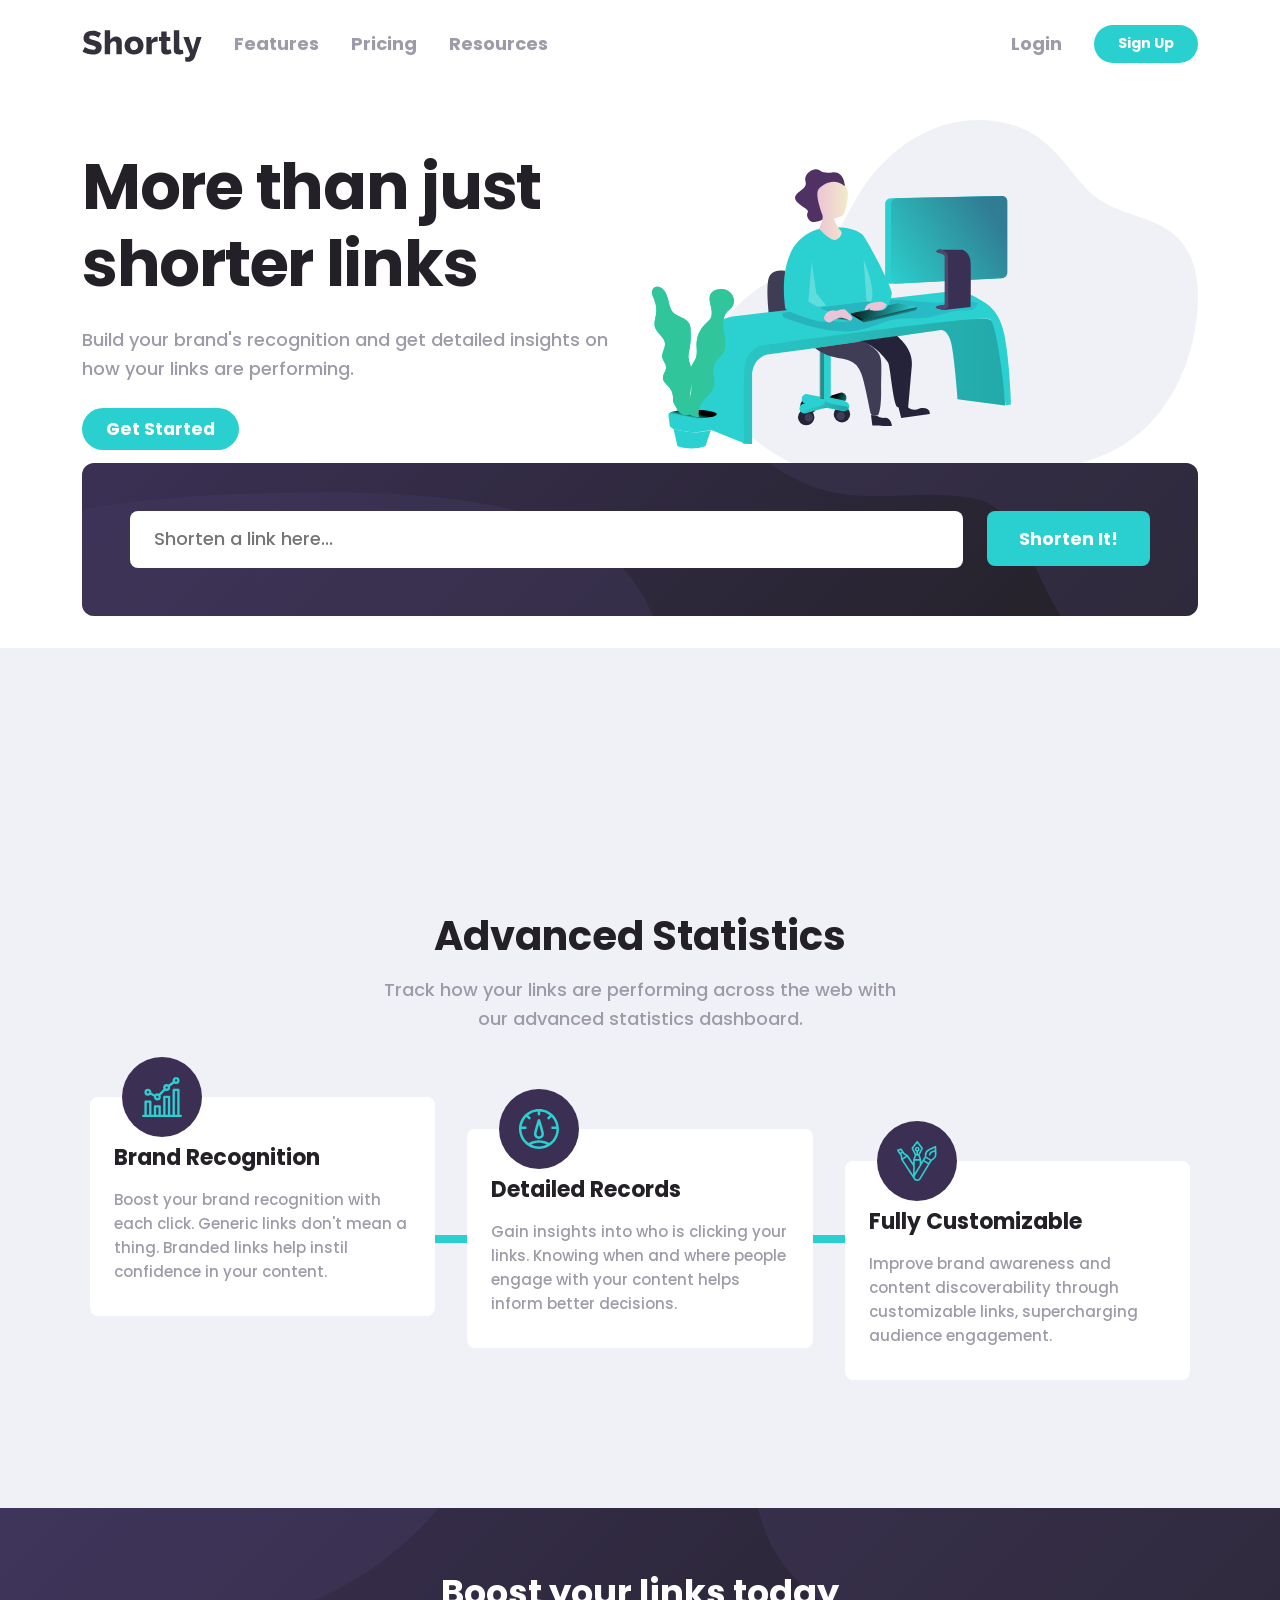
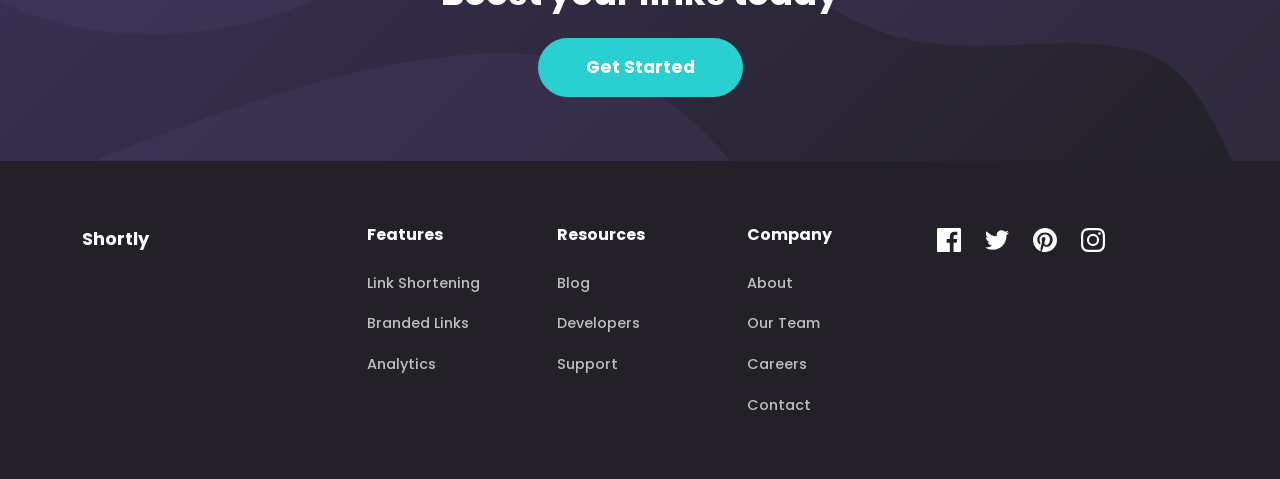
<file: index.html>
<!DOCTYPE html>
<html lang="en">
    <head>
        <meta charset="UTF-8">
        <meta name="viewport" content="width=device-width, initial-scale=1.0">
        <title>Shortly | URL Shortening App</title>
    
        <link rel="icon" type="image/png" sizes="32x32" href="./images/favicon-32x32.png">
        <link rel="stylesheet" href="https://cdn.jsdelivr.net/npm/bootstrap@5.3.8/dist/css/bootstrap.min.css">
    
        <link rel="stylesheet" href="style.css">

    </head>
    <body>

    
        <nav class="navbar navbar-expand-lg py-3">
            <div class="container">
            
                <a class="navbar-brand" href="#">
                    <img src="images/logo.svg" alt="Shortly" width="120">
                </a>
            
                <button class="navbar-toggler" type="button" data-bs-toggle="collapse" 
                        data-bs-target="#navbarNav" aria-label="Toggle navigation">
                    <span class="navbar-toggler-icon"></span>
                </button>
            
                <div class="collapse navbar-collapse" id="navbarNav">
                
                    <ul class="navbar-nav me-auto mb-2 mb-lg-0">
                        <li class="nav-item"><a class="nav-link" href="#">Features</a></li>
                        <li class="nav-item"><a class="nav-link" href="#">Pricing</a></li>
                        <li class="nav-item"><a class="nav-link" href="#">Resources</a></li>
                    </ul>
                
                    <div class="d-flex flex-column flex-lg-row align-items-lg-center gap-2 gap-lg-3">
                        <a class="nav-link" href="#">Login</a>
                        <a class="btn btn-primary rounded-pill px-4" href="#">Sign Up</a>
                    </div>
                
                </div>
            
            </div>
        </nav>
    

        <section class="hero">
            <div class="container">
                <div class="row align-items-center">
            
                    <div class="col-lg-6 text-center text-lg-start mb-5 mb-lg-0">
                        <h1 class="hero-title mb-4">More than just<br>shorter links</h1>
                        <p class="hero-text mb-4">
                            Build your brand's recognition and get detailed insights 
                            on how your links are performing.
                        </p>
                        <button class="btn btn-primary btn-lg rounded-pill px-4 py-2">Get Started</button>
                    </div>
            
                    <div class="col-lg-6">
                        <img src="images/illustration-working.svg" alt="Person working at desk" class="hero-image img-fluid">
                    </div>
            
                </div>
            </div>
        </section>

        <section class="url-shortener">
            <div class="container">
                <div class="row justify-content-center">
                    <div class="col-12">
                
                        <div class="url-form-card">
                            <form id="shortenForm" class="url-form" novalidate>
                                <div class="url-input-wrapper flex-grow-1">
                                    <input type="url" id="urlInput" class="url-input" placeholder="Shorten a link here..." required>
                                    <div class="error-message" id="errorMessage">
                                        Please add a valid link
                                    </div>
                                </div>
                                    <button type="submit" class="btn btn-primary submit-btn">Shorten It!</button>
                            </form>
                        </div>
                
                    </div>
                </div>
            </div>
        </section>


        <section class="results-section">
            <div class="container">
                <div id="linksContainer" class="links-container"></div>
            </div>
        </section>


        <section class="statistics">
            <div class="container">
        
                <div class="row justify-content-center text-center mb-5">
                    <div class="col-md-8 col-lg-6">
                        <h2 class="statistics-title mb-3">
                            Advanced Statistics
                        </h2>
                        <p class="statistics-subtitle">
                            Track how your links are performing across the web with our 
                            advanced statistics dashboard.
                        </p>
                    </div>
                </div>
        
                <div class="row position-relative">
            
                    <div class="connecting-line-wrapper">
                        <div class="connecting-line"></div>
                    </div>    
            
                    <div class="col-lg-4 mb-5 mb-lg-0">
                        <div class="feature-card feature-card-1">
                            <div class="feature-icon">
                                <img src="images/icon-brand-recognition.svg" alt="Brand Recognition" width="40">
                            </div>
                            <h3 class="feature-title">Brand Recognition</h3>
                            <p class="feature-text">
                                Boost your brand recognition with each click. Generic links don't mean a thing. 
                                Branded links help instil confidence in your content.
                            </p>
                        </div>
                    </div>
            
                    <div class="col-lg-4 mb-5 mb-lg-0">
                        <div class="feature-card feature-card-2">
                            <div class="feature-icon">
                                <img src="images/icon-detailed-records.svg" alt="Detailed Records" width="40">
                            </div>
                            <h3 class="feature-title">Detailed Records</h3>
                            <p class="feature-text">
                                Gain insights into who is clicking your links. Knowing when and where 
                                people engage with your content helps inform better decisions.
                            </p>
                        </div>
                    </div>
            
                    <div class="col-lg-4">
                        <div class="feature-card feature-card-3">
                            <div class="feature-icon">
                                <img src="images/icon-fully-customizable.svg" alt="Fully Customizable" width="40">
                            </div>
                            <h3 class="feature-title">Fully Customizable</h3>
                            <p class="feature-text">
                                Improve brand awareness and content discoverability through customizable 
                                links, supercharging audience engagement.
                            </p>
                        </div>
                    </div>
            
                </div>
        
            </div>
        </section>


        <section class="cta">
            <div class="container text-center">
                <h2 class="cta-title mb-4">Boost your links today</h2>
                <button class="btn btn-primary btn-lg rounded-pill px-5 py-3 cta-button">
                    Get Started
                </button>
            </div>
        </section>


        <footer class="footer">
            <div class="container">
                <div class="row">
            
                    <div class="col-lg-3 mb-5 mb-lg-0 text-center text-lg-start">
                        <div class="footer-logo" type="text">
                            Shortly
                        </div>
                    </div>
            
                    <div class="col-md-3 col-lg-2 mb-4 mb-md-0 text-center text-md-start">
                        <h4 class="footer-heading">Features</h4>
                        <ul class="footer-links">
                            <li><a href="#">Link Shortening</a></li>
                            <li><a href="#">Branded Links</a></li>
                            <li><a href="#">Analytics</a></li>
                        </ul>
                    </div>

                    <div class="col-md-3 col-lg-2 mb-4 mb-md-0 text-center text-md-start">
                        <h4 class="footer-heading">Resources</h4>
                        <ul class="footer-links">
                            <li><a href="#">Blog</a></li>
                            <li><a href="#">Developers</a></li>
                            <li><a href="#">Support</a></li>
                        </ul>
                    </div>
            
                    <div class="col-md-3 col-lg-2 mb-4 mb-md-0 text-center text-md-start">
                        <h4 class="footer-heading">Company</h4>
                        <ul class="footer-links">
                            <li><a href="#">About</a></li>
                            <li><a href="#">Our Team</a></li>
                            <li><a href="#">Careers</a></li>
                            <li><a href="#">Contact</a></li>
                        </ul>
                    </div>
            
                    <div class="col-md-3 col-lg-3 text-center text-md-start">
                        <div class="social-icons">
                            <a href="#" aria-label="Facebook">
                                <img src="images/icon-facebook.svg" alt="Facebook" width="24">
                            </a>
                            <a href="#" aria-label="Twitter">
                                <img src="images/icon-twitter.svg" alt="Twitter" width="24">
                            </a>
                            <a href="#" aria-label="Pinterest">
                                <img src="images/icon-pinterest.svg" alt="Pinterest" width="24">
                            </a>
                            <a href="#" aria-label="Instagram">
                                <img src="images/icon-instagram.svg" alt="Instagram" width="24">
                            </a>
                        </div>
                    </div>
            
                </div>
            </div>
        </footer>


        <script src="https://cdn.jsdelivr.net/npm/bootstrap@5.3.8/dist/js/bootstrap.bundle.min.js"></script>

        <script src="script.js"></script>
    </body>
</html>
</file>
<file: style.css>
@import url('https://fonts.googleapis.com/css2?family=Poppins:wght@500;700&display=swap');


* {
    margin: 0;
    padding: 0;
    box-sizing: border-box;
}

html, body {
    overflow-x: hidden;
    width: 100%;
    position: relative;
}

body {
    font-family: 'Poppins', sans-serif;
    font-size: 18px;
    font-weight: 500;
    background-color: white;
    color: #9e9aa7;
    line-height: 1.6;
}


:root {
    /* Primary Colors */
    --primary-cyan: hsl(180, 66%, 49%);
    --primary-dark-violet: hsl(257, 27%, 26%);
    
    /* Secondary Colors */
    --secondary-red: hsl(0, 87%, 67%);
    
    /* Neutral Colors */
    --neutral-gray: hsl(0, 0%, 75%);
    --neutral-grayish-violet: hsl(257, 7%, 63%);
    --neutral-very-dark-blue: hsl(255, 11%, 22%);
    --neutral-very-dark-violet: hsl(260, 8%, 14%);
}


h1, h2, h3, h4, h5, h6 {
    font-weight: 700;
    color: var(--neutral-very-dark-violet);
}



.btn-primary {
    background-color: var(--primary-cyan);
    border: none;
    color: white;
    font-weight: 700;
    transition: all 0.3s ease;
}

.btn-primary:hover {
    background-color: hsl(180, 66%, 65%);
    transform: translateY(-2px);
    box-shadow: 0 4px 12px rgba(42, 207, 202, 0.3);
}

.btn-primary:active {
    transform: translateY(0);
}


.navbar {
    background-color: transparent;
    padding: 1.5rem 0;
}

.navbar-brand {
    font-weight: 700;
    font-size: 1.8rem;
    color: var(--neutral-very-dark-violet);
}

.navbar-brand:hover {
    color: var(--neutral-very-dark-violet);
}

.nav-link {
    color: var(--neutral-grayish-violet);
    font-weight: 700;
    transition: color 0.3s ease;
    padding: 0.5rem 1rem !important;
}

.nav-link:hover {
    color: var(--neutral-very-dark-violet);
}

/* Sign Up button in navbar */
.navbar .btn-primary {
    border-radius: 28px;
    padding: 0.5rem 1.5rem;
    font-size: 0.9rem;
}

@media (max-width: 991.98px) {
    .navbar {
        background-color: white;
        padding: 1rem 0;
    }
    
    .navbar-collapse {
        background-color: var(--primary-dark-violet);
        border-radius: 12px;
        padding: 1.5rem;
        margin-top: 1rem;
        text-align: center;
    }
    
    .navbar-nav .nav-link {
        color: white;
        padding: 0.75rem 0 !important;
    }
    
    .navbar-nav .nav-link:hover {
        color: var(--primary-cyan);
    }
    
    .navbar .d-flex {
        flex-direction: column !important;
        gap: 1rem !important;
        margin-top: 0.5rem;
    }
    
    .navbar .d-flex .nav-link {
        color: white;
    }
    
    .navbar .btn-primary {
        width: 100%;
        background-color: var(--primary-cyan);
    }
}


.hero {
    padding: 2rem 0 4rem 0;
    overflow-x: hidden;
}

.hero-title {
    font-size: 4rem;
    font-weight: 700;
    line-height: 1.2;
    color: var(--neutral-very-dark-violet);
    letter-spacing: -0.02em;
}

.hero-text {
    font-size: 1.125rem;
    line-height: 1.6;
    color: var(--neutral-grayish-violet);
    max-width: 540px;
}

.hero .btn-primary {
    padding: 0.75rem 2rem;
    font-size: 1.1rem;
    border-radius: 40px;
}

.hero-image {
    max-width: 100%;
    height: auto;
}

@media (max-width: 991.98px) {
    .hero {
        padding: 1rem 0 3rem 0;
        text-align: center;
    }
    
    .hero-title {
        font-size: 2.5rem;
    }
    
    .hero-text {
        margin-left: auto;
        margin-right: auto;
    }
}

@media (max-width: 768px) {
    .hero-title {
        font-size: 2rem;
    }
    
    .hero-text {
        font-size: 1rem;
    }
}


.url-shortener {
    position: relative;
    margin-top: -80px;
    margin-bottom: 2rem;
    z-index: 10;
}


 .url-form-card {
    background: linear-gradient(135deg, var(--primary-dark-violet) 0%, var(--neutral-very-dark-violet) 100%);
    border-radius: 12px;
    padding: 3rem;
    position: relative;
    overflow: hidden;
}

.url-form-card::before {
    content: '';
    position: absolute;
    top: 0;
    left: 0;
    right: 0;
    bottom: 0;
    background-image: url('../images/bg-shorten-desktop.svg');
    background-repeat: no-repeat;
    background-position: right top;
    background-size: cover;
    opacity: 0.3;
    pointer-events: none;
    z-index: 0;
}

.url-form-card > * {
    position: relative;
    z-index: 1;
}

.url-form {
    display: flex;
    gap: 1.5rem;
    align-items: flex-start;
}

.url-input-wrapper {
    flex: 1;
    width: 100%;
}

.url-input {
    width: 100%;
    padding: 0.875rem 1.5rem;
    border-radius: 8px;
    border: none;
    font-size: 1.125rem;
    font-family: 'Poppins', sans-serif;
    font-weight: 500;
    transition: all 0.3s ease;
}

.url-input:focus {
    outline: none;
    box-shadow: 0 0 0 3px rgba(42, 207, 202, 0.3);
}

.url-input.error {
    border: 2px solid var(--secondary-red);
}

.url-input.error:focus {
    box-shadow: 0 0 0 3px rgba(242, 95, 95, 0.3);
}

.error-message {
    color: var(--secondary-red);
    font-size: 0.75rem;
    margin-top: 0.5rem;
    display: none;
    font-style: italic;
}

.error-message.show {
    display: block;
}

.submit-btn {
    background-color: var(--primary-cyan);
    color: white;
    border: none;
    border-radius: 8px;
    padding: 0.875rem 2rem;
    font-weight: 700;
    font-size: 1.125rem;
    cursor: pointer;
    transition: all 0.3s ease;
    white-space: nowrap;
    font-family: 'Poppins', sans-serif;
}

.submit-btn:hover {
    background-color: hsl(180, 66%, 65%);
    transform: translateY(-2px);
}

.submit-btn:disabled {
    opacity: 0.6;
    cursor: not-allowed;
    transform: none;
}

@media (max-width: 768px) {
    .url-shortener {
        margin-top: -60px;
    }
    
    .url-form-card ::before{
        background-image: url('../images/bg-shorten-mobile.svg');
        background-position: center top;
        opacity: 0.5;
    }

    .url-form-card > *{
        position: relative;
        z-index: 1;
    }

    
    .url-form {
        flex-direction: column;
    }
    
    .submit-btn {
        width: 100%;
        padding: 0.875rem;
    }
}


.results-section {
    background-color: #eff1f7;
    padding: 2rem 0 4rem 0;
    min-height: 200px;
}

.links-container {
    max-width: 100%;
}

.link-card {
    background: white;
    border-radius: 8px;
    padding: 1rem 1.5rem;
    margin-bottom: 1rem;
    display: flex;
    justify-content: space-between;
    align-items: center;
    flex-wrap: wrap;
    gap: 1rem;
    box-shadow: 0 2px 8px rgba(0, 0, 0, 0.05);
    animation: slideIn 0.3s ease;
}

@keyframes slideIn {
    from {
        opacity: 0;
        transform: translateY(-10px);
    }
    to {
        opacity: 1;
        transform: translateY(0);
    }
}

.original-url {
    color: var(--neutral-very-dark-violet);
    font-weight: 500;
    word-break: break-all;
    flex: 1;
    font-size: 1rem;
}

.shortened-url {
    color: var(--primary-cyan);
    font-weight: 500;
}

.link-actions {
    display: flex;
    gap: 0.75rem;
    align-items: center;
}

.copy-btn {
    background-color: var(--primary-cyan);
    color: white;
    border: none;
    border-radius: 6px;
    padding: 0.5rem 1.25rem;
    cursor: pointer;
    font-weight: 700;
    transition: all 0.3s ease;
    font-family: 'Poppins', sans-serif;
}

.copy-btn:hover {
    background-color: hsl(180, 66%, 65%);
    transform: translateY(-1px);
}

.copy-btn.copied {
    background-color: var(--primary-dark-violet);
}

@media (max-width: 768px) {
    .link-card {
        flex-direction: column;
        align-items: stretch;
        text-align: center;
        padding: 1rem;
    }
    
    .original-url {
        border-bottom: 1px solid #e9e9e9;
        padding-bottom: 0.75rem;
        margin-bottom: 0.5rem;
    }
    
    .link-actions {
        flex-direction: column;
        width: 100%;
    }
    
    .shortened-url {
        width: 100%;
        word-break: break-all;
    }
    
    .copy-btn {
        width: 100%;
    }
}


.statistics {
    background-color: #eff1f7;
    padding: 4rem 0 8rem 0;
    position: relative;
}

.statistics .row{
    position: relative;
}

.statistics .container{
    padding-left: 1rem;
    padding-right: 1rem;
}

.statistics .col-lg-4{
    padding-left: 1rem;
    padding-right: 1rem; 
}

.statistics-title {
    font-size: 2.5rem;
    font-weight: 700;
    color: var(--neutral-very-dark-violet);
}

.statistics-subtitle {
    font-size: 1.125rem;
    color: var(--neutral-grayish-violet);
    line-height: 1.6;
    max-width: 540px;
    margin-left: auto;
    margin-right: auto;
}

/* Feature Cards */
.feature-card {
    background: white;
    border-radius: 8px;
    padding: 2rem 1.5rem 2rem 1.5rem;
    position: relative;
    height: auto;
    transition: transform 0.3s ease;
    z-index: 1;
}

.feature-card:hover {
    transform: translateY(-5px);
}

.feature-card-2 {
    margin-top: 2rem;
}

.feature-card-3 {
    margin-top: 4rem;
}

.feature-icon {
    background-color: var(--primary-dark-violet);
    width: 80px;
    height: 80px;
    border-radius: 50%;
    display: flex;
    align-items: center;
    justify-content: center;
    position: absolute;
    top: -40px;
    left: 2rem;
    z-index: 2;
}

.feature-title {
    font-size: 1.375rem;
    font-weight: 700;
    color: var(--neutral-very-dark-violet);
    margin-top: 1rem;
    margin-bottom: 1rem;
}

.feature-text {
    font-size: 0.9375rem;
    color: var(--neutral-grayish-violet);
    line-height: 1.6;
    margin-bottom: 0;
}

.connecting-line-wrapper{
    position: absolute;
    top: 50%;
    left: 0;
    right: 0;
    z-index: 0;
    transform: translateY(-50%);
    padding-left: 1rem;
    padding-right: 2rem;


}
.connecting-line {
    background-color: var(--primary-cyan);
    height: 8px;
    width: 100%;
}

@media (max-width: 991.98px) {
    .statistics {
        padding: 3rem 0 5rem 0;
    }
    
    .statistics-title {
        font-size: 1.75rem;
    }
    
    .statistics-subtitle {
        font-size: 1rem;
    }
    
    .feature-card {
        text-align: center;
        margin-top: 3rem;
        padding-top: 3rem;
    }
    
    .feature-icon {
        left: 50%;
        transform: translateX(-50%);
        top: -40px;
    }
    
    .feature-card-2,
    .feature-card-3 {
        margin-top: 3rem;
    }
    
    .connecting-line {
        display: none;
    }
}

@media (max-width: 768px) {
    .statistics-title {
        font-size: 1.5rem;
    }
    
    .feature-card {
        padding: 2rem 1rem 1.5rem 1rem;
    }
    
    .feature-icon {
        width: 70px;
        height: 70px;
        top: -35px;
    }
    
    .feature-icon img {
        width: 35px;
    }
}


.cta {
    background: linear-gradient(135deg, var(--primary-dark-violet) 0%, var(--neutral-very-dark-violet) 100%);
    position: relative;
    padding: 4rem 0;
    text-align: center;
    overflow: hidden;
    background-attachment: scroll;
    background-size: cover;
}

.cta::before {
    content: '';
    position: absolute;
    top: 0;
    left: 0;
    right: 0;
    bottom: 0;
    background-image: url('./images/bg-boost-desktop.svg');
    background-repeat: no-repeat;
    background-size: cover;
    background-position: center;
    opacity: 0.3;
    pointer-events: none;
    z-index: 0;
}

.cta .container {
    position: relative;
    z-index: 1;
}

.cta-title {
    color: white;
    font-size: 2.2rem;
    font-weight: 700;
    margin-bottom: 1.5rem;
}

.cta-button {
    background-color: var(--primary-cyan) !important;
    border-radius: 40px;
    padding: 0.875rem 2.5rem;
    font-size: 1.1rem;
    transition: all 0.3s ease;
    border: none;
    color: white;
    font-weight: 700;
    cursor: pointer;
    opacity: 1;
    display: inline-block;
}

.cta-button:hover {
    background-color: hsl(180, 66%, 65%) !important;
    transform: translateY(-2px);
    box-shadow: 0 4px 12px rgba(0, 0, 0, 0.2);
}

.cta-button:active {
    transform: translateY(0);
}

@media (max-width: 768px) {
    .cta {
        padding: 3rem 0;
    }
    
    .cta::before {
        background-image: url('../images/bg-boost-mobile.svg');
        opacity: 0.15;
        background-position: center top;
        background-size: cover;
    }
    
    .cta-title {
        font-size: 1.6rem;
        padding: 0 1rem;
    }
    
    .cta-button {
        padding: 0.75rem 2rem;
        font-size: 1rem;
    }
}



.footer {
    background-color: var(--neutral-very-dark-violet);
    padding: 4rem 0 3rem 0;
}

.footer-logo {
    filter: brightness(0) invert(1);
    font-weight: 700;
}

.footer-heading {
    color: white;
    font-size: 1rem;
    font-weight: 700;
    margin-bottom: 1.5rem;
}

.footer-links {
    list-style: none;
    padding: 0;
    margin: 0;
}

.footer-links li {
    margin-bottom: 0.75rem;
}

.footer-links a {
    color: var(--neutral-gray);
    text-decoration: none;
    font-size: 0.9rem;
    transition: color 0.3s ease;
}

.footer-links a:hover {
    color: var(--primary-cyan);
}

.social-icons {
    display: flex;
    gap: 1.5rem;
    justify-content: flex-start;
}

.social-icons a {
    display: inline-block;
    transition: transform 0.3s ease;
}

.social-icons a:hover {
    transform: translateY(-3px);
}

.social-icons img {
    filter: brightness(0) invert(1);
    transition: filter 0.3s ease;
}

.social-icons a:hover img {
    filter: brightness(0) saturate(100%) invert(69%) sepia(44%) saturate(500%) hue-rotate(140deg);
}


@media (max-width: 767.98px) {
    .footer {
        text-align: center;
        padding: 3rem 0 2rem 0;
    }
    
    .footer-logo {
        margin-bottom: 2rem;
    }
    
    .footer-heading {
        margin-top: 1.5rem;
        margin-bottom: 1rem;
    }
    
    .social-icons {
        justify-content: center;
        margin-top: 2rem;
    }
}


.text-primary-cyan {
    color: var(--primary-cyan);
}

.bg-primary-cyan {
    background-color: var(--primary-cyan);
}

.text-center-mobile {
    text-align: center;
}

@media (min-width: 768px) {
    .text-center-mobile {
        text-align: left;
    }
}


.no-scrollbar {
    overflow-x: hidden;
}


html {
    scroll-behavior: smooth;
}
</file>
